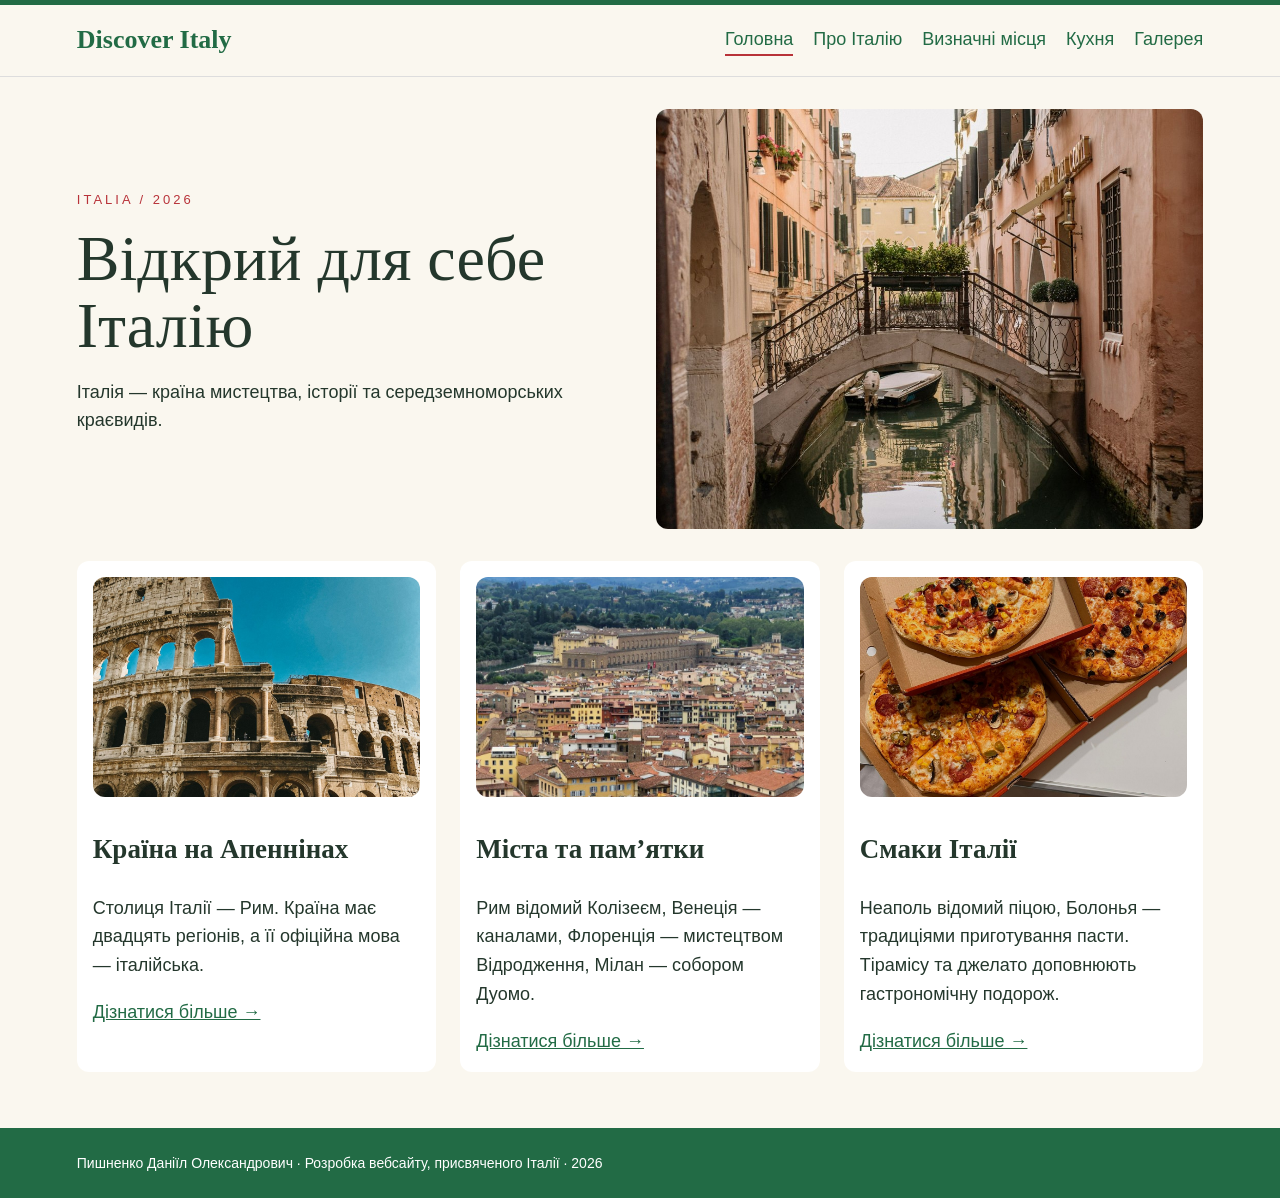
<file: index.html>
<!DOCTYPE html>

<html lang="uk">
<head>
<meta charset="utf-8"/>
<meta content="width=device-width, initial-scale=1" name="viewport"/>
<title>
   Головна | Discover Italy
  </title>
<link href="styles/main.css" rel="stylesheet"/>
</head>
<body>
<header>
<a class="brand" href="index.html">
    Discover Italy
   </a>
<nav aria-label="Головне меню">
<a aria-current="page" href="index.html">
     Головна
    </a>
<a href="about.html">
     Про Італію
    </a>
<a href="places.html">
     Визначні місця
    </a>
<a href="food.html">
     Кухня
    </a>
<a href="gallery.html">
     Галерея
    </a>
</nav>
</header>
<main>
<section class="hero">
<div>
<span>
      ITALIA / 2026
     </span>
<h1>
      Відкрий для себе Італію
     </h1>
<p>
      Італія — країна мистецтва, історії та середземноморських краєвидів.
     </p>
</div>
<img alt="Канал у Венеції" src="images/venice.jpg"/>
</section>
<section class="grid">
<article>
<img alt="Колізей у Римі" loading="lazy" src="images/rome.jpg"/>
<h2>
      Країна на Апеннінах
     </h2>
<p>
      Столиця Італії — Рим. Країна має двадцять регіонів, а її офіційна мова — італійська.
     </p>
<a href="about.html">
      Дізнатися більше →
     </a>
</article>
<article>
<img alt="Панорама Флоренції" loading="lazy" src="images/city.jpg"/>
<h2>
      Міста та пам’ятки
     </h2>
<p>
      Рим відомий Колізеєм, Венеція — каналами, Флоренція — мистецтвом Відродження, Мілан — собором Дуомо.
     </p>
<a href="places.html">
      Дізнатися більше →
     </a>
</article>
<article>
<img alt="Піца з різними начинками" loading="lazy" src="images/pizza.jpg"/>
<h2>
      Смаки Італії
     </h2>
<p>
      Неаполь відомий піцою, Болонья — традиціями приготування пасти. Тірамісу та джелато доповнюють гастрономічну подорож.
     </p>
<a href="food.html">
      Дізнатися більше →
     </a>
</article>
</section>
<section class="details">
</section>
</main>
<footer>
   Пишненко Даніїл Олександрович · Розробка вебсайту, присвяченого Італії · 2026
  </footer>
</body>
</html>
</file>
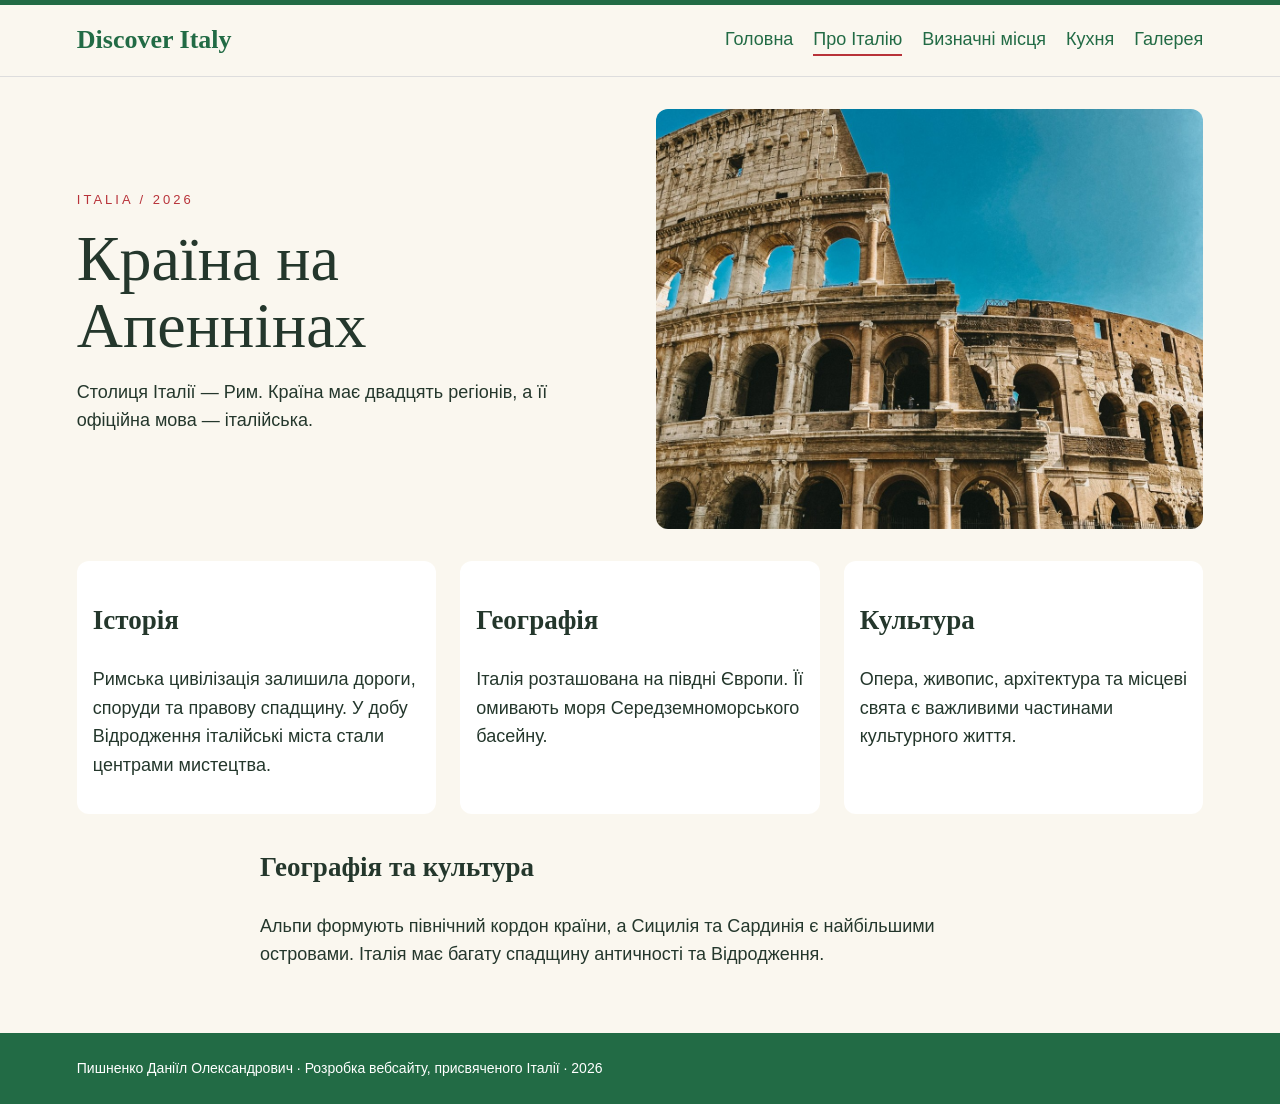
<file: about.html>
<!DOCTYPE html>

<html lang="uk">
<head>
<meta charset="utf-8"/>
<meta content="width=device-width, initial-scale=1" name="viewport"/>
<title>
   Про Італію | Discover Italy
  </title>
<link href="styles/main.css" rel="stylesheet"/>
<link href="styles/about.css" rel="stylesheet"/>
</head>
<body>
<header>
<a class="brand" href="index.html">
    Discover Italy
   </a>
<nav aria-label="Головне меню">
<a href="index.html">
     Головна
    </a>
<a aria-current="page" href="about.html">
     Про Італію
    </a>
<a href="places.html">
     Визначні місця
    </a>
<a href="food.html">
     Кухня
    </a>
<a href="gallery.html">
     Галерея
    </a>
</nav>
</header>
<main>
<section class="hero">
<div>
<span>
      ITALIA / 2026
     </span>
<h1>
      Країна на Апеннінах
     </h1>
<p>
      Столиця Італії — Рим. Країна має двадцять регіонів, а її офіційна мова — італійська.
     </p>
</div>
<img alt="Колізей у Римі" src="images/rome.jpg"/>
</section>
<section class="grid">
<article>
<h2>
      Історія
     </h2>
<p>
      Римська цивілізація залишила дороги, споруди та правову спадщину. У добу Відродження італійські міста стали центрами мистецтва.
     </p>
</article>
<article>
<h2>
      Географія
     </h2>
<p>
      Італія розташована на півдні Європи. Її омивають моря Середземноморського басейну.
     </p>
</article>
<article>
<h2>
      Культура
     </h2>
<p>
      Опера, живопис, архітектура та місцеві свята є важливими частинами культурного життя.
     </p>
</article>
</section>
<section class="details">
<h2>
     Географія та культура
    </h2>
<p>
     Альпи формують північний кордон країни, а Сицилія та Сардинія є найбільшими островами. Італія має багату спадщину античності та Відродження.
    </p>
</section>
</main>
<footer>
   Пишненко Даніїл Олександрович · Розробка вебсайту, присвяченого Італії · 2026
  </footer>
</body>
</html>
</file>
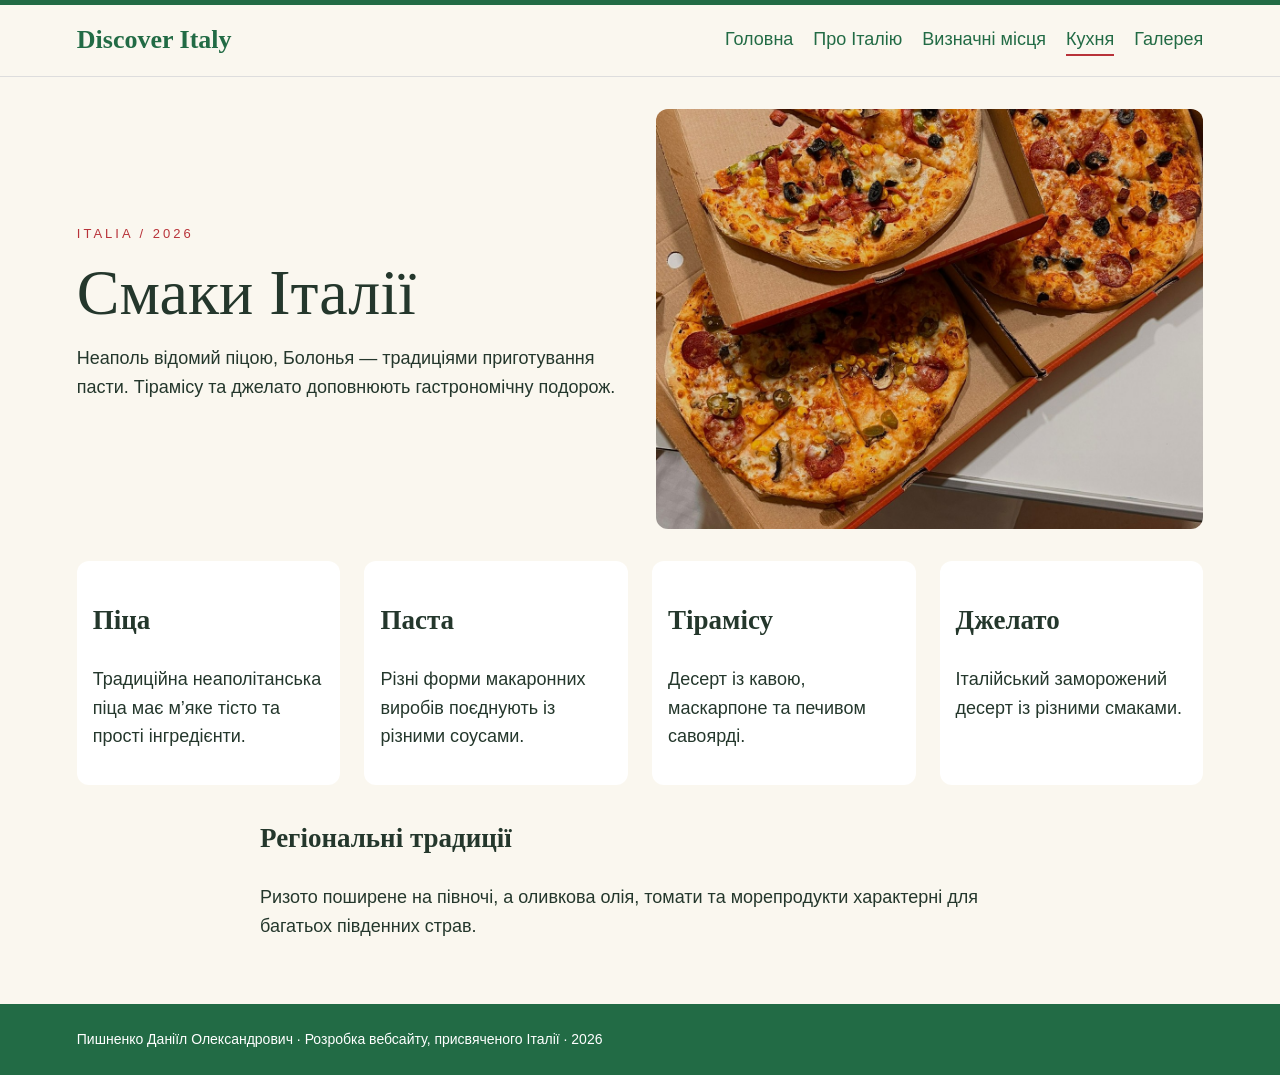
<file: food.html>
<!DOCTYPE html>

<html lang="uk">
<head>
<meta charset="utf-8"/>
<meta content="width=device-width, initial-scale=1" name="viewport"/>
<title>
   Кухня | Discover Italy
  </title>
<link href="styles/main.css" rel="stylesheet"/>
<link href="styles/food.css" rel="stylesheet"/>
</head>
<body>
<header>
<a class="brand" href="index.html">
    Discover Italy
   </a>
<nav aria-label="Головне меню">
<a href="index.html">
     Головна
    </a>
<a href="about.html">
     Про Італію
    </a>
<a href="places.html">
     Визначні місця
    </a>
<a aria-current="page" href="food.html">
     Кухня
    </a>
<a href="gallery.html">
     Галерея
    </a>
</nav>
</header>
<main>
<section class="hero">
<div>
<span>
      ITALIA / 2026
     </span>
<h1>
      Смаки Італії
     </h1>
<p>
      Неаполь відомий піцою, Болонья — традиціями приготування пасти. Тірамісу та джелато доповнюють гастрономічну подорож.
     </p>
</div>
<img alt="Піца з різними начинками" src="images/pizza.jpg"/>
</section>
<section class="grid">
<article>
<h2>
      Піца
     </h2>
<p>
      Традиційна неаполітанська піца має м’яке тісто та прості інгредієнти.
     </p>
</article>
<article>
<h2>
      Паста
     </h2>
<p>
      Різні форми макаронних виробів поєднують із різними соусами.
     </p>
</article>
<article>
<h2>
      Тірамісу
     </h2>
<p>
      Десерт із кавою, маскарпоне та печивом савоярді.
     </p>
</article>
<article>
<h2>
      Джелато
     </h2>
<p>
      Італійський заморожений десерт із різними смаками.
     </p>
</article>
</section>
<section class="details">
<h2>
     Регіональні традиції
    </h2>
<p>
     Ризото поширене на півночі, а оливкова олія, томати та морепродукти характерні для багатьох південних страв.
    </p>
</section>
</main>
<footer>
   Пишненко Даніїл Олександрович · Розробка вебсайту, присвяченого Італії · 2026
  </footer>
</body>
</html>
</file>
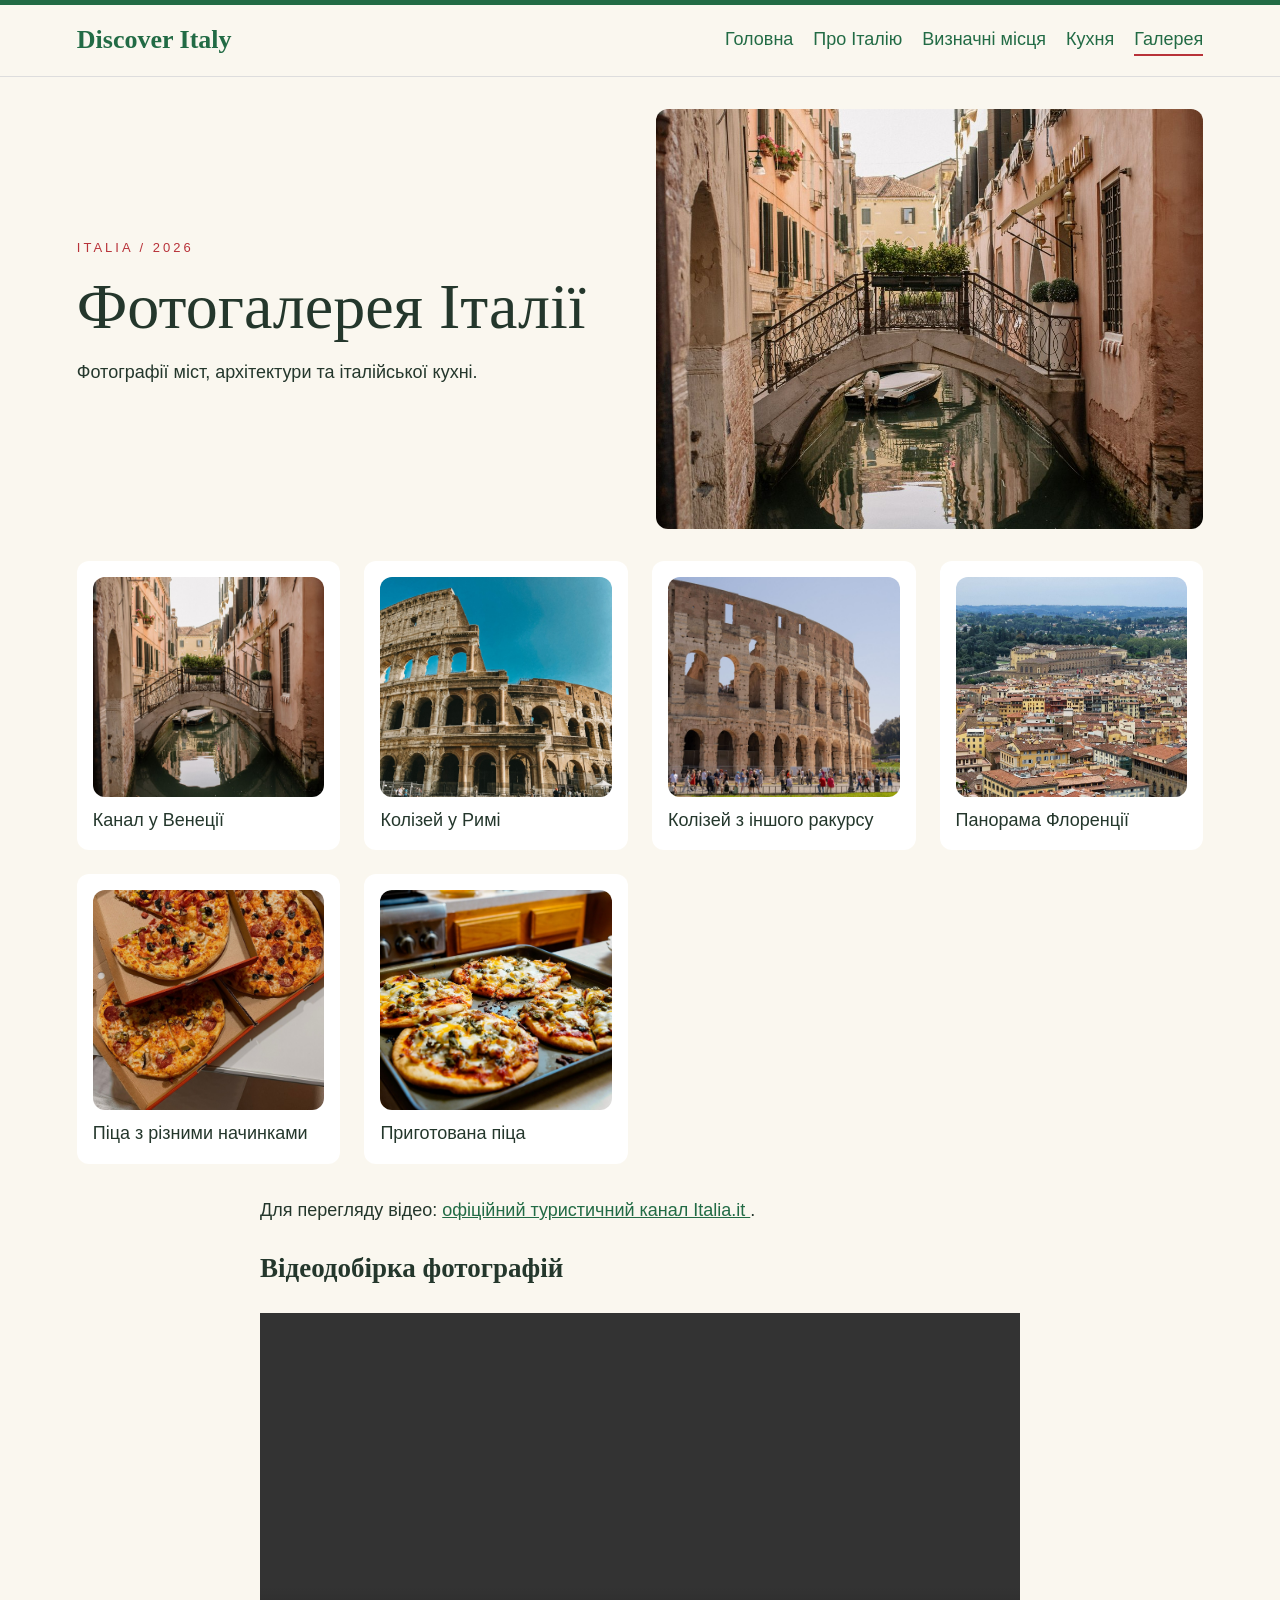
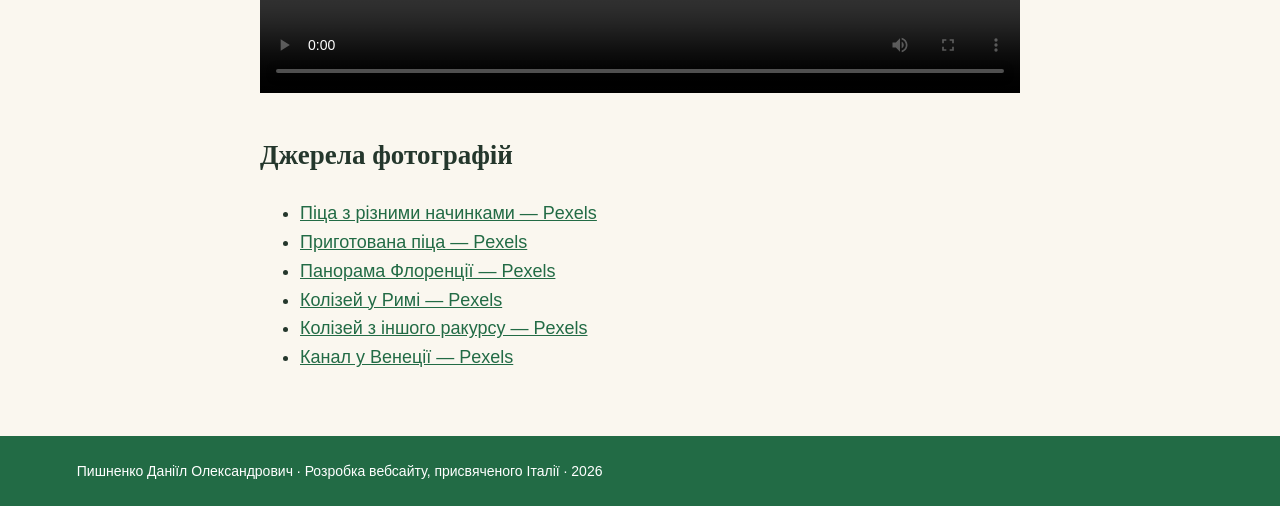
<file: gallery.html>
<!DOCTYPE html>

<html lang="uk">
<head>
<meta charset="utf-8"/>
<meta content="width=device-width, initial-scale=1" name="viewport"/>
<title>
   Галерея | Discover Italy
  </title>
<link href="styles/main.css" rel="stylesheet"/>
<link href="styles/gallery.css" rel="stylesheet"/>
</head>
<body>
<header>
<a class="brand" href="index.html">
    Discover Italy
   </a>
<nav aria-label="Головне меню">
<a href="index.html">
     Головна
    </a>
<a href="about.html">
     Про Італію
    </a>
<a href="places.html">
     Визначні місця
    </a>
<a href="food.html">
     Кухня
    </a>
<a aria-current="page" href="gallery.html">
     Галерея
    </a>
</nav>
</header>
<main>
<section class="hero">
<div>
<span>
      ITALIA / 2026
     </span>
<h1>Фотогалерея Італії</h1>
<p>Фотографії міст, архітектури та італійської кухні.</p>
</div>
<img alt="Канал у Венеції" src="images/venice.jpg"/>
</section>
<section class="grid"><figure><img alt="Канал у Венеції" loading="lazy" src="images/venice.jpg"/><figcaption>Канал у Венеції</figcaption></figure><figure><img alt="Колізей у Римі" loading="lazy" src="images/rome.jpg"/><figcaption>Колізей у Римі</figcaption></figure><figure><img alt="Колізей з іншого ракурсу" loading="lazy" src="images/rome2.jpg"/><figcaption>Колізей з іншого ракурсу</figcaption></figure><figure><img alt="Панорама Флоренції" loading="lazy" src="images/city.jpg"/><figcaption>Панорама Флоренції</figcaption></figure><figure><img alt="Піца з різними начинками" loading="lazy" src="images/pizza.jpg"/><figcaption>Піца з різними начинками</figcaption></figure><figure><img alt="Приготована піца" loading="lazy" src="images/pizza2.jpg"/><figcaption>Приготована піца</figcaption></figure></section>
<section class="details">
<p>
     Для перегляду відео:
     <a href="https://www.youtube.com/@italiait">
      офіційний туристичний канал Italia.it
     </a>
     .
    </p>
<h2>Відеодобірка фотографій</h2>
<video controls="" preload="metadata" width="900">
<source src="video/italy.mp4" type="video/mp4"/>
     Ваш браузер не підтримує відео.
    </video>
</section>
<section class="details"><h2>Джерела фотографій</h2><ul><li><a href="https://www.pexels.com/photo/34718116/">Піца з різними начинками — Pexels</a></li><li><a href="https://www.pexels.com/photo/9993754/">Приготована піца — Pexels</a></li><li><a href="https://www.pexels.com/photo/19976960/">Панорама Флоренції — Pexels</a></li><li><a href="https://www.pexels.com/photo/27517277/">Колізей у Римі — Pexels</a></li><li><a href="https://www.pexels.com/photo/35662192/">Колізей з іншого ракурсу — Pexels</a></li><li><a href="https://www.pexels.com/photo/5216383/">Канал у Венеції — Pexels</a></li></ul></section></main>
<footer>
   Пишненко Даніїл Олександрович · Розробка вебсайту, присвяченого Італії · 2026
  </footer>
</body>
</html>
</file>
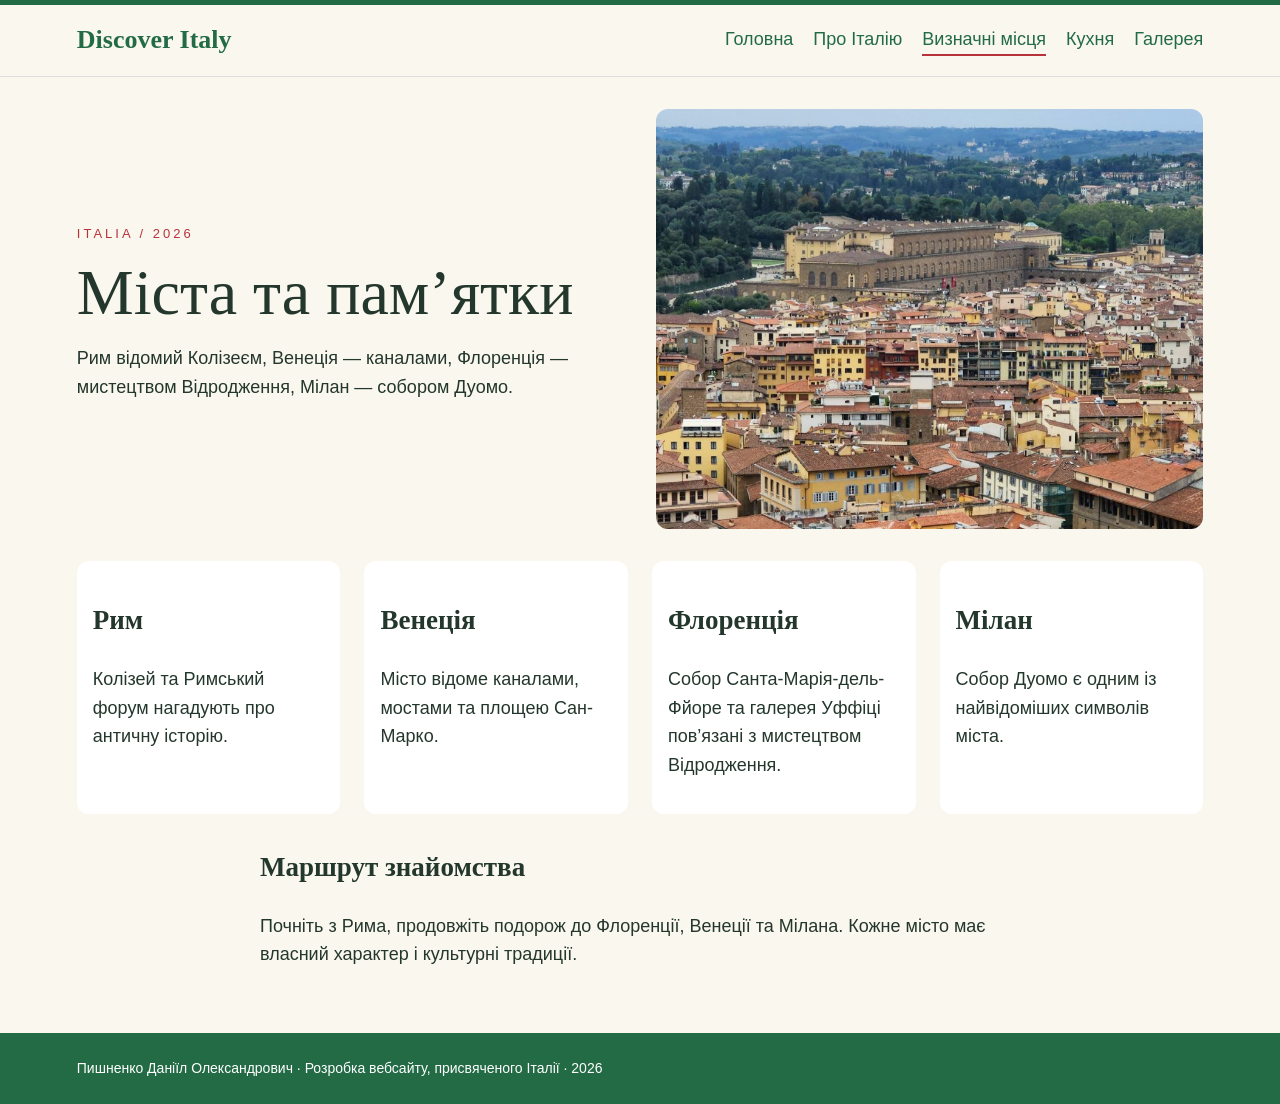
<file: places.html>
<!DOCTYPE html>

<html lang="uk">
<head>
<meta charset="utf-8"/>
<meta content="width=device-width, initial-scale=1" name="viewport"/>
<title>
   Визначні місця | Discover Italy
  </title>
<link href="styles/main.css" rel="stylesheet"/>
<link href="styles/places.css" rel="stylesheet"/>
</head>
<body>
<header>
<a class="brand" href="index.html">
    Discover Italy
   </a>
<nav aria-label="Головне меню">
<a href="index.html">
     Головна
    </a>
<a href="about.html">
     Про Італію
    </a>
<a aria-current="page" href="places.html">
     Визначні місця
    </a>
<a href="food.html">
     Кухня
    </a>
<a href="gallery.html">
     Галерея
    </a>
</nav>
</header>
<main>
<section class="hero">
<div>
<span>
      ITALIA / 2026
     </span>
<h1>
      Міста та пам’ятки
     </h1>
<p>
      Рим відомий Колізеєм, Венеція — каналами, Флоренція — мистецтвом Відродження, Мілан — собором Дуомо.
     </p>
</div>
<img alt="Панорама Флоренції" src="images/city.jpg"/>
</section>
<section class="grid">
<article>
<h2>
      Рим
     </h2>
<p>
      Колізей та Римський форум нагадують про античну історію.
     </p>
</article>
<article>
<h2>
      Венеція
     </h2>
<p>
      Місто відоме каналами, мостами та площею Сан-Марко.
     </p>
</article>
<article>
<h2>
      Флоренція
     </h2>
<p>
      Собор Санта-Марія-дель-Фйоре та галерея Уффіці пов’язані з мистецтвом Відродження.
     </p>
</article>
<article>
<h2>
      Мілан
     </h2>
<p>
      Собор Дуомо є одним із найвідоміших символів міста.
     </p>
</article>
</section>
<section class="details">
<h2>
     Маршрут знайомства
    </h2>
<p>
     Почніть з Рима, продовжіть подорож до Флоренції, Венеції та Мілана. Кожне місто має власний характер і культурні традиції.
    </p>
</section>
</main>
<footer>
   Пишненко Даніїл Олександрович · Розробка вебсайту, присвяченого Італії · 2026
  </footer>
</body>
</html>
</file>
<file: styles/main.css>
*{box-sizing:border-box}body{margin:0;background:#faf7ef;color:#24372c;font:18px/1.6 Arial,sans-serif}header{display:flex;align-items:center;justify-content:space-between;gap:20px;padding:20px 6%;border-top:5px solid #226b45;border-bottom:1px solid #ddd}a{color:#226b45}a:hover,a:focus{color:#b83239}nav{display:flex;gap:20px;flex-wrap:wrap}nav a{text-decoration:none}nav a[aria-current]{border-bottom:2px solid #b83239}.brand{font:bold 26px Georgia;text-decoration:none}main{max-width:1400px;margin:auto;padding:32px 6%}.hero{display:grid;grid-template-columns:1fr 1fr;gap:32px;align-items:center}.hero h1{font:clamp(38px,5vw,76px)/1.05 Georgia;margin:12px 0}.hero span{letter-spacing:3px;color:#b83239;font-size:13px}img{width:100%;object-fit:cover;border-radius:12px}.hero img{height:420px}.grid{display:grid;grid-template-columns:repeat(auto-fit,minmax(min(240px,100%),1fr));gap:24px;margin-top:32px}.grid img{height:220px;transition:transform .2s}article,figure{background:white;padding:16px;border-radius:12px}h2{font-family:Georgia}footer{padding:24px 6%;background:#226b45;color:white;font-size:14px}@media(max-width:760px){header{align-items:flex-start;flex-direction:column}.hero{grid-template-columns:1fr}.hero img{height:260px}nav{gap:12px}}
video{max-width:100%;height:auto}figure{margin:0}a:focus-visible{outline:2px solid #b83239} .details{margin-top:24px}
</file>
<file: styles/about.css>
.details{max-width:760px;margin:2rem auto;} figure{margin:0} figure img:hover,figure img:focus{transform:scale(1.025)}
</file>
<file: styles/food.css>
.details{max-width:760px;margin:2rem auto;} figure{margin:0} figure img:hover,figure img:focus{transform:scale(1.025)}
</file>
<file: styles/gallery.css>
.details{max-width:760px;margin:2rem auto;} figure{margin:0} figure img:hover,figure img:focus{transform:scale(1.025)}
</file>
<file: styles/places.css>
.details{max-width:760px;margin:2rem auto;} figure{margin:0} figure img:hover,figure img:focus{transform:scale(1.025)}
</file>
